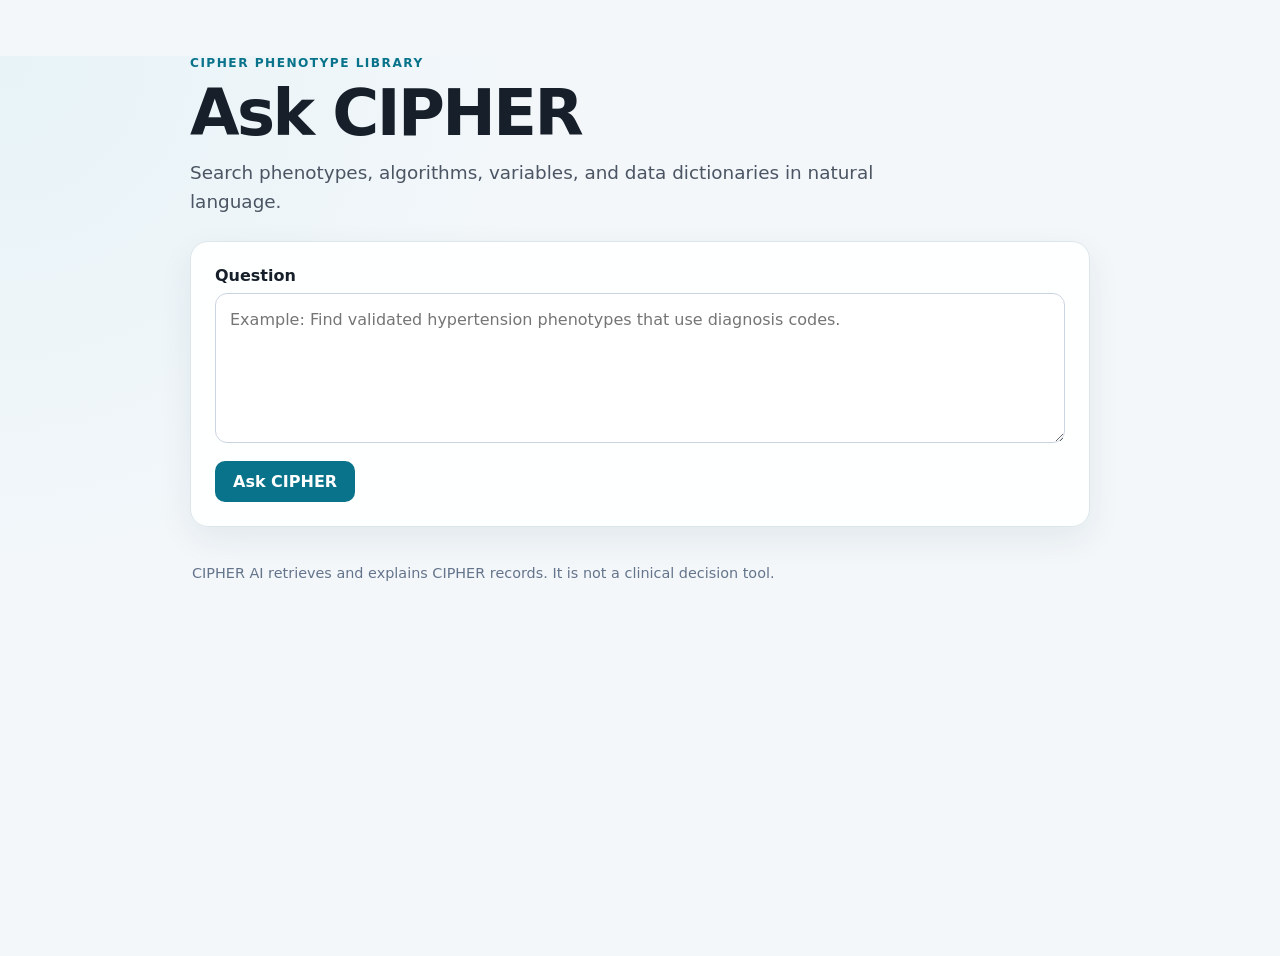
<file: frontend/index.html>
<!doctype html>
<html lang="en">
<head>
  <meta charset="utf-8" />
  <meta name="viewport" content="width=device-width,initial-scale=1" />
  <meta name="description" content="Natural-language search of CIPHER phenotypes and data dictionaries." />
  <title>CIPHER AI</title>
  <style>
:root { font-family: Inter, ui-sans-serif, system-ui, -apple-system, BlinkMacSystemFont, "Segoe UI", sans-serif; color: #17202a; background: #f3f7fa; }
* { box-sizing: border-box; }
body { margin: 0; min-height: 100vh; background: radial-gradient(circle at top left, #e7f3f7 0, transparent 34rem), #f3f7fa; }
.shell { width: min(900px, calc(100% - 32px)); margin: 56px auto; }
header { margin-bottom: 24px; }
.eyebrow, .result-label { text-transform: uppercase; letter-spacing: .12em; font-size: .76rem; font-weight: 800; color: #08738a; }
h1 { font-size: clamp(2.2rem, 6vw, 4rem); margin: 6px 0 8px; letter-spacing: -.04em; }
.lede { font-size: 1.15rem; line-height: 1.6; max-width: 700px; margin: 0; color: #4b5563; }
.card { background: rgba(255,255,255,.96); border: 1px solid #dce6eb; border-radius: 18px; padding: 24px; box-shadow: 0 12px 34px rgba(15,44,55,.07); margin-bottom: 20px; }
label { display: block; font-weight: 700; margin-bottom: 8px; }
textarea { width: 100%; resize: vertical; border: 1px solid #cbd5e1; border-radius: 12px; padding: 14px; font: inherit; line-height: 1.5; }
textarea:focus { outline: 3px solid rgba(59,130,246,.18); border-color: #3b82f6; }
.actions { display: flex; align-items: center; gap: 14px; margin-top: 14px; }
button { appearance: none; border: 0; border-radius: 10px; padding: 11px 18px; font: inherit; font-weight: 750; background: #08738a; color: white; cursor: pointer; transition: transform .15s ease, background .15s ease; }
button:hover:not(:disabled) { background: #075f72; transform: translateY(-1px); }
button:disabled { opacity: .5; cursor: wait; }
#status { color: #526570; display: inline-flex; align-items: center; gap: 8px; }
.spinner { width: 16px; height: 16px; border: 2px solid #b9d7de; border-top-color: #08738a; border-radius: 50%; animation: spin .75s linear infinite; }
@keyframes spin { to { transform: rotate(360deg); } }
.answer-card { border-top: 4px solid #0b819a; padding-top: 21px; }
.answer-heading { display: flex; align-items: flex-start; justify-content: space-between; gap: 20px; margin-bottom: 18px; }
.answer-card h2 { margin: 3px 0 0; font-size: 1.65rem; letter-spacing: -.02em; }
.copy-button { background: #edf7f9; color: #08677b; padding: 8px 12px; font-size: .86rem; white-space: nowrap; }
.copy-button:hover:not(:disabled) { background: #dceff3; }
.answer-content { line-height: 1.7; color: #273640; }
.answer-content p { margin: 0 0 14px; }
.answer-content h3 { font-size: 1.08rem; color: #122f3a; margin: 24px 0 9px; }
.answer-content ul, .answer-content ol { margin: 6px 0 18px; padding-left: 1.35rem; }
.answer-content li { padding-left: .25rem; margin: 6px 0; }
.answer-content code { font: .9em ui-monospace, SFMono-Regular, Consolas, monospace; color: #075f72; background: #edf7f9; border-radius: 5px; padding: 2px 5px; overflow-wrap: anywhere; }
.phenotype-card { margin: 7px 0; border: 1px solid #d8e7eb; border-radius: 10px; overflow: hidden; background: #fff; box-shadow: 0 3px 9px rgba(20,72,84,.045); }
.phenotype-card__header { display: flex; align-items: center; gap: 7px; padding: 6px 11px; color: #fff; background: linear-gradient(115deg, #075f72, #0b879f); }
.phenotype-card__header h3 { color: #fff; font-size: .96rem; line-height: 1.2; margin: 0; }
.record-icon { display: grid; place-items: center; flex: 0 0 22px; width: 22px; height: 22px; border-radius: 50%; font-size: .75rem; font-weight: 850; background: rgba(255,255,255,.18); border: 1px solid rgba(255,255,255,.35); }
.phenotype-card__body { padding: 1px 11px 4px; }
.compact-fields { display: grid; grid-template-columns: minmax(0, 1.65fr) minmax(0, 1fr); column-gap: 22px; }
.compact-fields .result-field { display: block; min-width: 0; padding: 3px 0; }
.compact-fields .field-label { display: block; margin-bottom: 0; font-size: .73rem; line-height: 1.15; }
.compact-fields .field-value { display: block; font-size: .86rem; line-height: 1.18; }
.compact-fields .result-field:first-child .field-value { white-space: nowrap; overflow-x: auto; font-size: .9rem; scrollbar-width: thin; }
.result-field { display: grid; grid-template-columns: minmax(150px, 28%) 1fr; gap: 14px; padding: 11px 0; border-bottom: 1px solid #e7eef1; }
.result-field:last-child { border-bottom: 0; }
.field-label { font-weight: 750; color: #38515d; }
.field-value { min-width: 0; overflow-wrap: anywhere; }
.result-note { margin: 0; padding: 10px 0 10px 20px; border-bottom: 1px solid #e7eef1; position: relative; }
.result-note::before { content: "•"; position: absolute; left: 3px; color: #0b819a; font-weight: 800; }
.results-summary { font-weight: 700; color: #38515d; background: #edf7f9; border-radius: 10px; padding: 12px 14px; }
.phenotype-grid { display: grid; grid-template-columns: repeat(2, minmax(0, 1fr)); gap: 8px; align-items: start; }
.phenotype-grid .phenotype-card { margin: 0; }
.phenotype-grid .compact-fields { column-gap: 10px; }
.phenotype-grid .compact-fields .result-field:first-child .field-value { font-size: .76rem; }
.complete-record { margin: 8px 0 4px; border-top: 1px solid #e7eef1; padding: 12px 0 4px; }
.complete-record pre { max-height: 360px; overflow: auto; white-space: pre-wrap; overflow-wrap: anywhere; font-size: .8rem; background: #f6f9fa; padding: 12px; border-radius: 8px; }
.card-details { margin: 2px 9px 1px 0; border-top: 0; padding: 3px 0; }
.card-details:not([open]) { display: inline-block; vertical-align: middle; }
.card-details[open] { display: block; border-top: 1px solid #dce8ec; padding-top: 7px; }
.card-details > summary { color: #08738a; width: fit-content; font-size: .8rem; }
.card-details__content { margin-top: 10px; padding: 2px 14px 8px; background: #f7fafb; border: 1px solid #e3ecef; border-radius: 10px; }
.card-details__content .complete-record { margin-top: 4px; }
.details-button { display: inline-block; margin: 2px 0 1px; background: #08738a; padding: 5px 9px; font-size: .76rem; vertical-align: middle; }
.details-button--header { margin: 0 0 0 auto; flex: 0 0 auto; color: #075f72; background: #fff; }
.details-button--header:hover:not(:disabled) { color: #fff; background: #123d49; }
.ai-explanation { margin-top: 24px; background: #f8fafb; border: 1px solid #dce6eb; border-radius: 12px; padding: 14px; }
.ai-explanation__body { margin-top: 14px; }
.detail-hero { display: flex; align-items: center; gap: 14px; color: #fff; background: linear-gradient(115deg, #075f72, #0b879f); border-radius: 14px; padding: 18px; margin-bottom: 20px; }
.detail-hero h3 { color: #fff; font-size: 1.35rem; margin: 0; }
.detail-hero p { margin: 3px 0 0; color: rgba(255,255,255,.82); }
.detail-hero__icon { background: rgba(255,255,255,.18); }
.detail-section { background: #fff; border: 1px solid #dce6eb; border-radius: 12px; padding: 17px; margin: 16px 0; }
.detail-section > h3 { color: #075f72; font-size: 1.05rem; margin: 0 0 10px; }
.detail-section > p { margin: 8px 0; }
.code-count { color: #526570; font-size: .9rem; font-weight: 700; }
.code-grid { display: flex; flex-wrap: wrap; gap: 7px; max-height: 320px; overflow-y: auto; padding: 3px 1px; }
.code-grid code { color: #075f72; background: #edf7f9; border: 1px solid #cfe5ea; border-radius: 7px; padding: 5px 8px; }
.publication-list { margin-bottom: 0; }
.publication-list a { color: #08738a; text-decoration-thickness: 1px; text-underline-offset: 2px; }
.complete-detail { background: #fff; border: 1px solid #dce6eb; border-radius: 12px; padding: 14px; }
details { margin-top: 20px; border-top: 1px solid #e5e7eb; padding-top: 14px; }
summary { cursor: pointer; font-weight: 650; }
.tool-list { display: flex; flex-wrap: wrap; gap: 8px; margin-top: 12px; }
.tool-item { max-width: 100%; white-space: pre-wrap; overflow-wrap: anywhere; font: .82rem ui-monospace, SFMono-Regular, Consolas, monospace; color: #38515d; background: #eef4f6; border: 1px solid #dbe7eb; padding: 7px 10px; border-radius: 8px; }
.error-card { border-top-color: #b42318; }
.error-card .result-label { color: #b42318; }
.error-message { color: #7a271a; background: #fff1f0; border: 1px solid #ffd4d1; border-radius: 10px; padding: 14px; }
footer { color: #64748b; font-size: .9rem; padding: 4px 2px; }

@media (max-width: 600px) {
  .shell { margin: 30px auto; }
  .card { padding: 19px; border-radius: 15px; }
  .actions, .answer-heading { align-items: stretch; flex-direction: column; }
  button { width: 100%; }
  .copy-button { width: auto; align-self: flex-start; }
  .details-button--header { width: auto; margin-left: auto; }
  .result-field { grid-template-columns: 1fr; gap: 2px; }
  .compact-fields { grid-template-columns: 1fr; }
  .phenotype-grid { grid-template-columns: 1fr; }
}

@media (prefers-reduced-motion: reduce) {
  *, *::before, *::after { scroll-behavior: auto !important; transition: none !important; }
}
  </style>
</head>
<body>
  <main class="shell">
    <header>
      <div class="eyebrow">CIPHER phenotype library</div>
      <h1>Ask CIPHER</h1>
      <p class="lede">Search phenotypes, algorithms, variables, and data dictionaries in natural language.</p>
    </header>

    <section class="card">
      <label for="question">Question</label>
      <textarea id="question" rows="5" placeholder="Example: Find validated hypertension phenotypes that use diagnosis codes."></textarea>
      <div class="actions">
        <button id="askButton">Ask CIPHER</button>
        <span id="status" aria-live="polite"></span>
      </div>
    </section>

    <section class="card answer-card" id="answerCard" hidden aria-live="polite">
      <div class="answer-heading">
        <div>
          <div class="result-label" id="resultLabel">CIPHER result</div>
          <h2 id="answerTitle">Answer</h2>
        </div>
        <button class="copy-button" id="copyButton" type="button" hidden>Copy answer</button>
      </div>
      <div id="answer" class="answer-content"></div>
      <details id="toolDetails">
        <summary>Queries used</summary>
        <div id="tools" class="tool-list"></div>
      </details>
    </section>

    <footer>
      <p>CIPHER AI retrieves and explains CIPHER records. It is not a clinical decision tool.</p>
    </footer>
  </main>
  <script src="config.js"></script>
  <script>
const button = document.getElementById("askButton");
const questionEl = document.getElementById("question");
const statusEl = document.getElementById("status");
const answerCard = document.getElementById("answerCard");
const answerEl = document.getElementById("answer");
const toolsEl = document.getElementById("tools");
const toolDetails = document.getElementById("toolDetails");
const resultLabel = document.getElementById("resultLabel");
const answerTitle = document.getElementById("answerTitle");
const copyButton = document.getElementById("copyButton");

let currentAnswer = "";

function escapeHtml(value) {
  return String(value)
    .replaceAll("&", "&amp;")
    .replaceAll("<", "&lt;")
    .replaceAll(">", "&gt;")
    .replaceAll('"', "&quot;")
    .replaceAll("'", "&#039;");
}

function renderInline(value) {
  return escapeHtml(value)
    .replace(/\bUQIDs\b/gi, "CIPHER IDs")
    .replace(/\bUQID\b/gi, "CIPHER ID")
    .replace(/\*\*(.+?)\*\*/g, "<strong>$1</strong>")
    .replace(/`(.+?)`/g, "<code>$1</code>");
}

function displayLabel(value) {
  const label = String(value).trim().toUpperCase();
  if (label === "UQID") return "CIPHER ID";
  if (label === "ID") return "Phenotype ID";
  return String(value).trim();
}

function renderAnswer(value) {
  const lines = String(value).replace(/\r\n/g, "\n").split("\n");
  const html = [];
  let listType = null;
  let resultOpen = false;

  function closeList() {
    if (listType) html.push(`</${listType}>`);
    listType = null;
  }

  function closeResult() {
    closeList();
    if (resultOpen) html.push("</div></article>");
    resultOpen = false;
  }

  for (const rawLine of lines) {
    const line = rawLine.trim();
    if (!line) {
      closeList();
      continue;
    }

    const resultHeading = line.match(/^\d+[.)]\s+\*\*(.+?)\*\*$/);
    const resultField = line.match(/^[-*•]\s+\*\*([^*]+):\*\*\s*(.*)$/);
    const heading = line.match(/^#{1,3}\s+(.+)$/);
    const bullet = line.match(/^[-*•]\s+(.+)$/);
    const numbered = line.match(/^\d+[.)]\s+(.+)$/);
    const field = line.match(/^\*\*([^*]+):\*\*\s*(.*)$/) ||
      line.match(/^([A-Za-z][A-Za-z0-9 /_-]{1,35}):\s+(.+)$/);

    if (resultHeading) {
      closeResult();
      html.push(
        `<article class="phenotype-card"><div class="phenotype-card__header">` +
        `<span class="record-icon" aria-hidden="true">C</span>` +
        `<h3>${renderInline(resultHeading[1])}</h3></div><div class="phenotype-card__body">`
      );
      resultOpen = true;
    } else if (resultField && resultOpen) {
      closeList();
      html.push(
        `<div class="result-field"><span class="field-label">${renderInline(displayLabel(resultField[1]))}</span>` +
        `<span class="field-value">${renderInline(resultField[2])}</span></div>`
      );
    } else if (heading) {
      closeList();
      html.push(`<h3>${renderInline(heading[1])}</h3>`);
    } else if (bullet || numbered) {
      const desiredType = bullet ? "ul" : "ol";
      if (listType !== desiredType) {
        closeList();
        html.push(`<${desiredType}>`);
        listType = desiredType;
      }
      html.push(`<li>${renderInline((bullet || numbered)[1])}</li>`);
    } else if (field) {
      closeList();
      html.push(
        `<div class="result-field"><span class="field-label">${renderInline(displayLabel(field[1]))}</span>` +
        `<span class="field-value">${renderInline(field[2])}</span></div>`
      );
    } else {
      closeList();
      html.push(`<p>${renderInline(line)}</p>`);
    }
  }

  closeResult();
  return html.join("");
}

function renderTools(tools) {
  toolsEl.replaceChildren();
  tools.forEach((tool) => {
    const item = document.createElement("div");
    item.className = "tool-item";
    item.textContent = typeof tool === "string" ? tool : JSON.stringify(tool, null, 2);
    toolsEl.appendChild(item);
  });
}

function addStructuredField(container, label, value) {
  const row = document.createElement("div");
  row.className = "result-field";
  const labelEl = document.createElement("span");
  labelEl.className = "field-label";
  labelEl.textContent = label;
  const valueEl = document.createElement("span");
  valueEl.className = "field-value";
  if (value === null || value === undefined || value === "") {
    valueEl.textContent = "Not provided by CIPHER";
  } else if (Array.isArray(value)) {
    valueEl.textContent = value.length ? value.join(", ") : "Not provided by CIPHER";
  } else if (typeof value === "object") {
    valueEl.textContent = JSON.stringify(value);
  } else {
    valueEl.textContent = String(value);
  }
  row.append(labelEl, valueEl);
  container.appendChild(row);
}

function renderStructuredPhenotypes(data) {
  const structured = data.structured;
  answerEl.replaceChildren();

  const summary = document.createElement("p");
  const shown = structured.records.length;
  const total = structured.total_results;
  summary.className = "results-summary";
  summary.textContent = total > shown
    ? `Showing ${shown} of ${total} matching phenotypes.`
    : `${shown} matching phenotype${shown === 1 ? "" : "s"}.`;
  answerEl.appendChild(summary);

  const grid = document.createElement("div");
  grid.className = "phenotype-grid";
  answerEl.appendChild(grid);

  structured.records.forEach((record, index) => {
    const card = document.createElement("article");
    card.className = "phenotype-card";
    const header = document.createElement("div");
    header.className = "phenotype-card__header";
    const icon = document.createElement("span");
    icon.className = "record-icon";
    icon.setAttribute("aria-hidden", "true");
    icon.textContent = "C";
    const title = document.createElement("h3");
    title.textContent = record.name || `Phenotype ${index + 1}`;
    header.append(icon, title);

    const body = document.createElement("div");
    body.className = "phenotype-card__body";
    const compactFields = document.createElement("div");
    compactFields.className = "compact-fields";
    addStructuredField(compactFields, "CIPHER ID", record.cipher_id);
    addStructuredField(compactFields, "Phenotype ID", record.phenotype_id);
    addStructuredField(compactFields, "Author", record.group_authors);
    addStructuredField(compactFields, "Algorithm Component", record.algorithm_method);
    body.appendChild(compactFields);

    const cardDetails = document.createElement("details");
    cardDetails.className = "card-details";
    const cardDetailsTitle = document.createElement("summary");
    cardDetailsTitle.textContent = "View details";
    const cardDetailsContent = document.createElement("div");
    cardDetailsContent.className = "card-details__content";
    addStructuredField(cardDetailsContent, "Status", record.status);
    addStructuredField(cardDetailsContent, "Validated", record.validated);
    addStructuredField(cardDetailsContent, "Algorithm Summary", record.algorithm_summary);
    addStructuredField(cardDetailsContent, "Population", record.population);
    addStructuredField(cardDetailsContent, "Category", record.category);
    addStructuredField(cardDetailsContent, "Data Classification", record.data_classification);
    addStructuredField(cardDetailsContent, "Keywords", record.keywords);
    addStructuredField(cardDetailsContent, "Phenotype Role", record.phenotype_role);
    addStructuredField(cardDetailsContent, "Related Disease", record.related_disease);
    addStructuredField(cardDetailsContent, "Data Sources", record.data_sources);
    addStructuredField(cardDetailsContent, "Role in Analysis", record.role_in_analysis);
    addStructuredField(cardDetailsContent, "Contacts", record.contacts);
    addStructuredField(cardDetailsContent, "Algorithm Created", record.algorithm_created);
    addStructuredField(cardDetailsContent, "Created", record.created);
    addStructuredField(cardDetailsContent, "Last Modified", record.last_modified);

    const complete = document.createElement("details");
    complete.className = "complete-record";
    const completeTitle = document.createElement("summary");
    completeTitle.textContent = "View complete raw CIPHER record";
    const raw = document.createElement("pre");
    raw.textContent = JSON.stringify(record.source_record, null, 2);
    complete.append(completeTitle, raw);
    cardDetailsContent.appendChild(complete);
    cardDetails.append(cardDetailsTitle, cardDetailsContent);
    body.appendChild(cardDetails);

    const identifier = record.phenotype_id ?? record.cipher_id;
    if (identifier !== null && identifier !== undefined && identifier !== "") {
      const detailButton = document.createElement("button");
      detailButton.type = "button";
      detailButton.className = "details-button";
      detailButton.textContent = "Open complete phenotype";
      detailButton.setAttribute(
        "aria-label",
        `View details for ${record.name || `phenotype ${identifier}`}`
      );
      detailButton.addEventListener("click", () => {
        questionEl.value = `Get phenotype ${identifier}`;
        askCipher();
      });
      body.appendChild(detailButton);
    }

    card.append(header, body);
    grid.appendChild(card);
  });

  const explanation = document.createElement("details");
  explanation.className = "ai-explanation";
  const explanationTitle = document.createElement("summary");
  explanationTitle.textContent = "View AI explanation";
  const explanationBody = document.createElement("div");
  explanationBody.className = "ai-explanation__body";
  explanationBody.innerHTML = renderAnswer(data.answer || "");
  explanation.append(explanationTitle, explanationBody);
  answerEl.appendChild(explanation);
}

function createDetailSection(title) {
  const section = document.createElement("section");
  section.className = "detail-section";
  const heading = document.createElement("h3");
  heading.textContent = title;
  section.appendChild(heading);
  return section;
}

function renderStructuredPhenotypeDetail(data) {
  const record = data.structured.record;
  const algorithm = record.algorithm || {};
  answerEl.replaceChildren();

  const hero = document.createElement("div");
  hero.className = "detail-hero";
  const icon = document.createElement("span");
  icon.className = "record-icon detail-hero__icon";
  icon.setAttribute("aria-hidden", "true");
  icon.textContent = "C";
  const heroText = document.createElement("div");
  const title = document.createElement("h3");
  title.textContent = record.name || "Phenotype details";
  const subtitle = document.createElement("p");
  subtitle.textContent = `Phenotype ID ${record.phenotype_id ?? "not provided"}`;
  heroText.append(title, subtitle);
  hero.append(icon, heroText);
  answerEl.appendChild(hero);

  const overview = createDetailSection("Overview");
  addStructuredField(overview, "Phenotype ID", record.phenotype_id);
  addStructuredField(overview, "CIPHER ID", record.cipher_id);
  addStructuredField(overview, "Version", record.version);
  addStructuredField(overview, "Revision", record.revision);
  addStructuredField(overview, "Category", record.category);
  addStructuredField(overview, "Created", record.created);
  addStructuredField(overview, "Last Modified", record.last_modified);
  answerEl.appendChild(overview);

  if (record.description) {
    const description = createDetailSection("Description");
    const text = document.createElement("p");
    text.textContent = record.description;
    description.appendChild(text);
    answerEl.appendChild(description);
  }

  const algorithmSection = createDetailSection("Algorithm");
  addStructuredField(algorithmSection, "Algorithm ID", algorithm.algorithm_id);
  addStructuredField(algorithmSection, "Description", algorithm.description);
  addStructuredField(algorithmSection, "Population", algorithm.population);
  addStructuredField(algorithmSection, "Validated", algorithm.validated);
  addStructuredField(algorithmSection, "Validation Description", algorithm.validation_description);
  addStructuredField(algorithmSection, "Algorithm Created", algorithm.created);
  addStructuredField(algorithmSection, "Data Used Start", algorithm.data_used_start);
  addStructuredField(algorithmSection, "Data Used End", algorithm.data_used_end);
  answerEl.appendChild(algorithmSection);

  (algorithm.associated_codes || []).forEach((group, index) => {
    const codeSection = createDetailSection(
      `Associated Codes${algorithm.associated_codes.length > 1 ? ` ${index + 1}` : ""}`
    );
    addStructuredField(codeSection, "CIPHER Code Type ID", group.code_type);
    addStructuredField(codeSection, "Subtype", group.sub_code_type);
    addStructuredField(codeSection, "Description", group.description);
    const count = document.createElement("p");
    count.className = "code-count";
    count.textContent = `${group.codes.length} code${group.codes.length === 1 ? "" : "s"}`;
    const codes = document.createElement("div");
    codes.className = "code-grid";
    group.codes.forEach((code) => {
      const chip = document.createElement("code");
      chip.textContent = code;
      codes.appendChild(chip);
    });
    codeSection.append(count, codes);
    answerEl.appendChild(codeSection);
  });

  const people = createDetailSection("Authors and Contacts");
  addStructuredField(
    people,
    "Authors",
    (algorithm.authors || []).map(author =>
      author.affiliation ? `${author.name} (${author.affiliation})` : author.name
    ).filter(Boolean)
  );
  addStructuredField(
    people,
    "Contacts",
    (algorithm.contacts || []).map(contact => {
      const emails = (contact.emails || []).join(", ");
      return emails ? `${contact.name}: ${emails}` : contact.name;
    }).filter(Boolean)
  );
  answerEl.appendChild(people);

  const metadata = createDetailSection("Sources and Classification");
  addStructuredField(metadata, "Sources", record.sources);
  addStructuredField(metadata, "Keywords", record.keywords);
  addStructuredField(
    metadata,
    "Data Classification IDs",
    (record.data_classifications || []).map(item => item.phenotypeClassId)
  );
  addStructuredField(
    metadata,
    "Role in Analysis IDs",
    (record.roles_in_analysis || []).map(item => item.phenotypeRoleId)
  );
  answerEl.appendChild(metadata);

  if ((record.publications || []).length) {
    const publications = createDetailSection("Publications");
    const list = document.createElement("ul");
    list.className = "publication-list";
    record.publications.forEach((publication) => {
      const item = document.createElement("li");
      if (/^https?:\/\//i.test(publication.link || "")) {
        const link = document.createElement("a");
        link.href = publication.link;
        link.target = "_blank";
        link.rel = "noopener noreferrer";
        link.textContent = publication.title || publication.link;
        item.appendChild(link);
      } else {
        item.textContent = publication.title || "Untitled publication";
      }
      list.appendChild(item);
    });
    publications.appendChild(list);
    answerEl.appendChild(publications);
  }

  const complete = document.createElement("details");
  complete.className = "complete-record complete-detail";
  const completeTitle = document.createElement("summary");
  completeTitle.textContent = "View complete raw CIPHER record";
  const raw = document.createElement("pre");
  raw.textContent = JSON.stringify(record.source_record, null, 2);
  complete.append(completeTitle, raw);
  answerEl.appendChild(complete);

  const explanation = document.createElement("details");
  explanation.className = "ai-explanation";
  const explanationTitle = document.createElement("summary");
  explanationTitle.textContent = "View AI explanation";
  const explanationBody = document.createElement("div");
  explanationBody.className = "ai-explanation__body";
  explanationBody.innerHTML = renderAnswer(data.answer || "");
  explanation.append(explanationTitle, explanationBody);
  answerEl.appendChild(explanation);
}

function showError(message) {
  currentAnswer = "";
  answerCard.classList.add("error-card");
  resultLabel.textContent = "Request unsuccessful";
  answerTitle.textContent = "We couldn't retrieve an answer";
  answerEl.innerHTML = `<div class="error-message">${escapeHtml(message)}</div>`;
  toolsEl.replaceChildren();
  toolDetails.hidden = true;
  copyButton.hidden = true;
  answerCard.hidden = false;
}

async function askCipher() {
  const question = questionEl.value.trim();
  if (!question) return;

  button.disabled = true;
  button.classList.add("is-loading");
  button.textContent = "Searching…";
  statusEl.innerHTML = '<span class="spinner" aria-hidden="true"></span> Searching CIPHER records';
  answerCard.hidden = true;
  answerCard.classList.remove("error-card");

  try {
    const response = await fetch(`${window.CIPHER_AI_API_BASE}/api/ask`, {
      method: "POST",
      headers: { "Content-Type": "application/json" },
      body: JSON.stringify({ question }),
    });

    let data = {};
    try { data = await response.json(); } catch (_) {}
    if (!response.ok) {
      throw new Error(data.detail || `Request failed (${response.status})`);
    }

    currentAnswer = data.answer || "No answer returned.";
    resultLabel.textContent = "CIPHER result";
    answerTitle.textContent = "Answer";
    if (data.structured?.type === "phenotype_search") {
      renderStructuredPhenotypes(data);
    } else if (data.structured?.type === "phenotype_detail") {
      renderStructuredPhenotypeDetail(data);
    } else {
      answerEl.innerHTML = renderAnswer(currentAnswer);
    }
    const toolsUsed = data.tools_used || (data.action ? [data.action] : []);
    renderTools(toolsUsed);
    toolDetails.hidden = !toolsUsed.length;
    copyButton.hidden = !currentAnswer;
    answerCard.hidden = false;
    statusEl.textContent = "";
  } catch (error) {
    showError(error.message);
    statusEl.textContent = "";
  } finally {
    button.disabled = false;
    button.classList.remove("is-loading");
    button.textContent = "Ask CIPHER";
  }
}

copyButton.addEventListener("click", async () => {
  try {
    await navigator.clipboard.writeText(currentAnswer);
    copyButton.textContent = "Copied!";
    setTimeout(() => { copyButton.textContent = "Copy answer"; }, 1600);
  } catch (_) {
    copyButton.textContent = "Unable to copy";
  }
});

button.addEventListener("click", askCipher);
questionEl.addEventListener("keydown", (event) => {
  if ((event.ctrlKey || event.metaKey) && event.key === "Enter") askCipher();
});
  </script>
<!-- Cloudflare Web Analytics --><script type='module' src='https://static.cloudflareinsights.com/beacon.min.js' data-cf-beacon='{"token": "72375709b6234bf49af35603878289f1"}'></script><!-- End Cloudflare Web Analytics -->
</body>
</html>
</file>
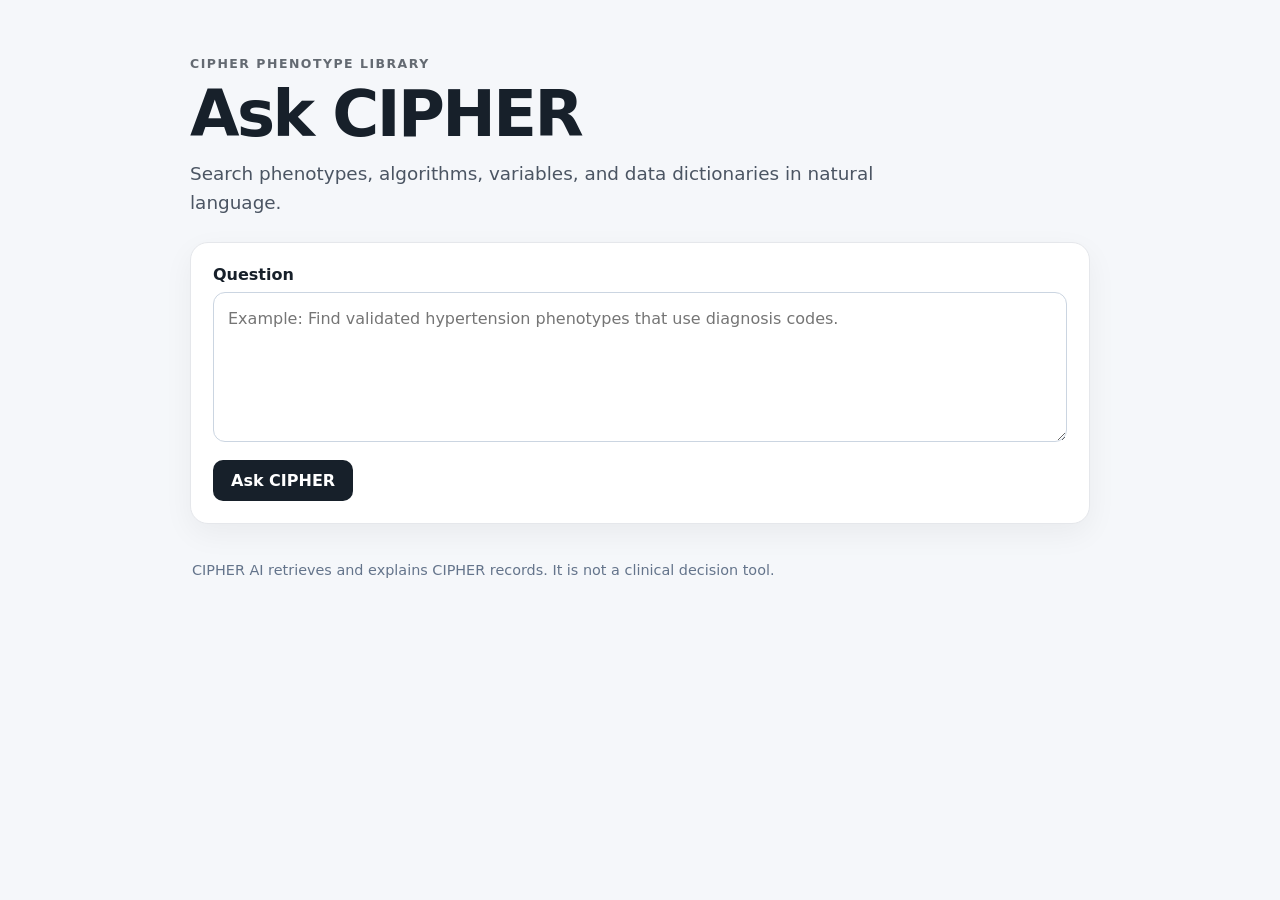
<file: frontend/backup/index.html>
<!doctype html>
<html lang="en">
<head>
  <meta charset="utf-8" />
  <meta name="viewport" content="width=device-width,initial-scale=1" />
  <meta name="description" content="Natural-language search of CIPHER phenotypes and data dictionaries." />
  <title>CIPHER AI</title>
  <link rel="stylesheet" href="styles.css" />
</head>
<body>
  <main class="shell">
    <header>
      <div class="eyebrow">CIPHER phenotype library</div>
      <h1>Ask CIPHER</h1>
      <p class="lede">Search phenotypes, algorithms, variables, and data dictionaries in natural language.</p>
    </header>

    <section class="card">
      <label for="question">Question</label>
      <textarea id="question" rows="5" placeholder="Example: Find validated hypertension phenotypes that use diagnosis codes."></textarea>
      <div class="actions">
        <button id="askButton">Ask CIPHER</button>
        <span id="status" aria-live="polite"></span>
      </div>
    </section>

    <section class="card answer-card" id="answerCard" hidden>
      <h2>Answer</h2>
      <div id="answer"></div>
      <details id="toolDetails">
        <summary>Queries used</summary>
        <pre id="tools"></pre>
      </details>
    </section>

    <footer>
      <p>CIPHER AI retrieves and explains CIPHER records. It is not a clinical decision tool.</p>
    </footer>
  </main>


  <script>
    window.CIPHER_AI_API_BASE = "https://cipher-ai-8oq7.onrender.com";
  </script>

  <script src="app.js?v=3"></script>
<!-- Cloudflare Web Analytics --><script type='module' src='https://static.cloudflareinsights.com/beacon.min.js' data-cf-beacon='{"token": "72375709b6234bf49af35603878289f1"}'></script><!-- End Cloudflare Web Analytics -->
</body>
</html>
</body>
</html>
</file>
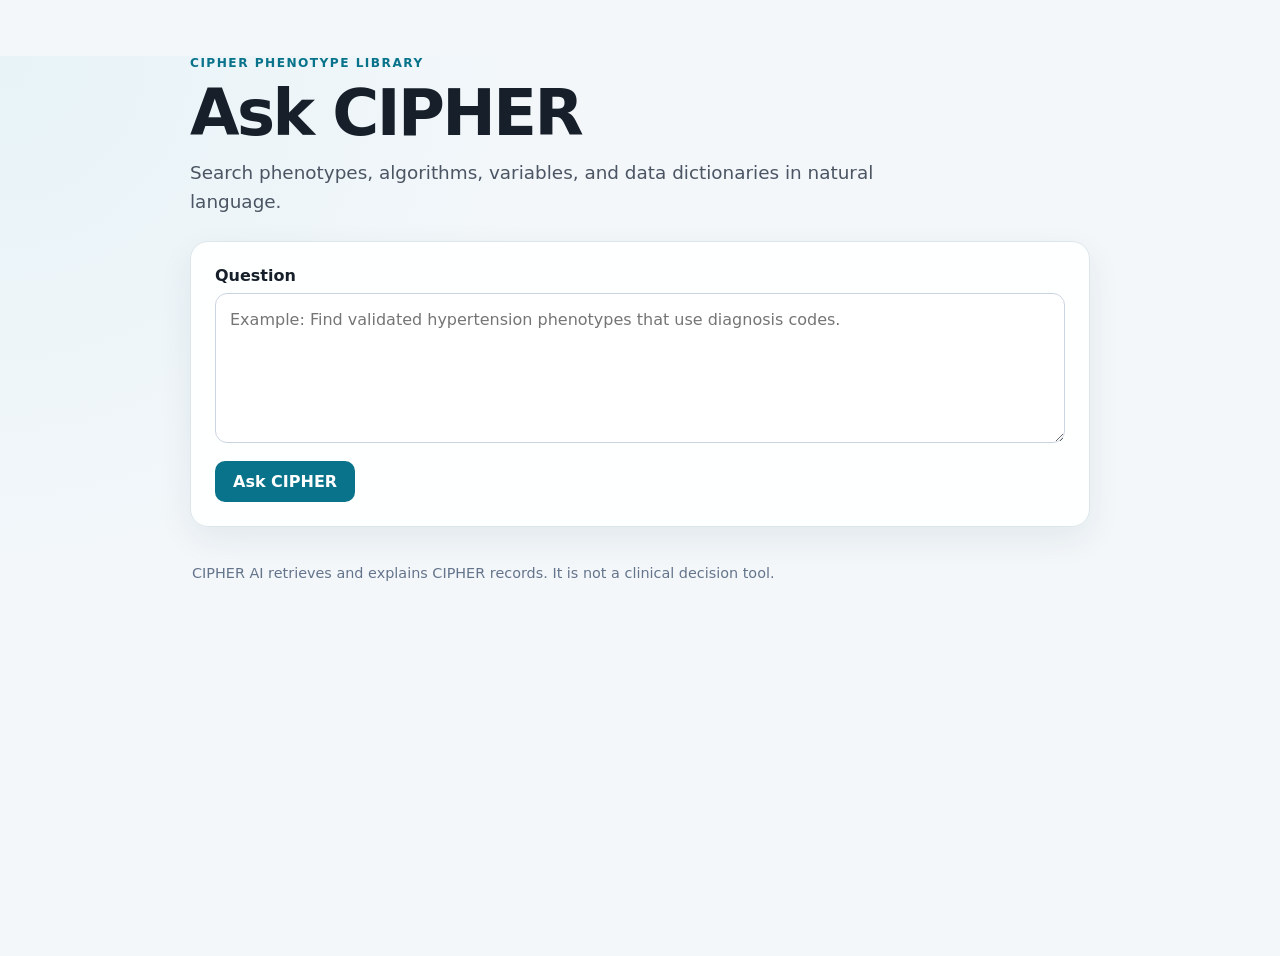
<file: frontend/index.bk1.html>
<!doctype html>
<html lang="en">
<head>
  <meta charset="utf-8" />
  <meta name="viewport" content="width=device-width,initial-scale=1" />
  <meta name="description" content="Natural-language search of CIPHER phenotypes and data dictionaries." />
  <title>CIPHER AI</title>
  <style>
:root { font-family: Inter, ui-sans-serif, system-ui, -apple-system, BlinkMacSystemFont, "Segoe UI", sans-serif; color: #17202a; background: #f3f7fa; }
* { box-sizing: border-box; }
body { margin: 0; min-height: 100vh; background: radial-gradient(circle at top left, #e7f3f7 0, transparent 34rem), #f3f7fa; }
.shell { width: min(900px, calc(100% - 32px)); margin: 56px auto; }
header { margin-bottom: 24px; }
.eyebrow, .result-label { text-transform: uppercase; letter-spacing: .12em; font-size: .76rem; font-weight: 800; color: #08738a; }
h1 { font-size: clamp(2.2rem, 6vw, 4rem); margin: 6px 0 8px; letter-spacing: -.04em; }
.lede { font-size: 1.15rem; line-height: 1.6; max-width: 700px; margin: 0; color: #4b5563; }
.card { background: rgba(255,255,255,.96); border: 1px solid #dce6eb; border-radius: 18px; padding: 24px; box-shadow: 0 12px 34px rgba(15,44,55,.07); margin-bottom: 20px; }
label { display: block; font-weight: 700; margin-bottom: 8px; }
textarea { width: 100%; resize: vertical; border: 1px solid #cbd5e1; border-radius: 12px; padding: 14px; font: inherit; line-height: 1.5; }
textarea:focus { outline: 3px solid rgba(59,130,246,.18); border-color: #3b82f6; }
.actions { display: flex; align-items: center; gap: 14px; margin-top: 14px; }
button { appearance: none; border: 0; border-radius: 10px; padding: 11px 18px; font: inherit; font-weight: 750; background: #08738a; color: white; cursor: pointer; transition: transform .15s ease, background .15s ease; }
button:hover:not(:disabled) { background: #075f72; transform: translateY(-1px); }
button:disabled { opacity: .5; cursor: wait; }
#status { color: #526570; display: inline-flex; align-items: center; gap: 8px; }
.spinner { width: 16px; height: 16px; border: 2px solid #b9d7de; border-top-color: #08738a; border-radius: 50%; animation: spin .75s linear infinite; }
@keyframes spin { to { transform: rotate(360deg); } }
.answer-card { border-top: 4px solid #0b819a; padding-top: 21px; }
.answer-heading { display: flex; align-items: flex-start; justify-content: space-between; gap: 20px; margin-bottom: 18px; }
.answer-card h2 { margin: 3px 0 0; font-size: 1.65rem; letter-spacing: -.02em; }
.copy-button { background: #edf7f9; color: #08677b; padding: 8px 12px; font-size: .86rem; white-space: nowrap; }
.copy-button:hover:not(:disabled) { background: #dceff3; }
.answer-content { line-height: 1.7; color: #273640; }
.answer-content p { margin: 0 0 14px; }
.answer-content h3 { font-size: 1.08rem; color: #122f3a; margin: 24px 0 9px; }
.answer-content ul, .answer-content ol { margin: 6px 0 18px; padding-left: 1.35rem; }
.answer-content li { padding-left: .25rem; margin: 6px 0; }
.answer-content code { font: .9em ui-monospace, SFMono-Regular, Consolas, monospace; color: #075f72; background: #edf7f9; border-radius: 5px; padding: 2px 5px; overflow-wrap: anywhere; }
.phenotype-card { margin: 22px 0; border: 1px solid #d8e7eb; border-radius: 14px; overflow: hidden; background: #fff; box-shadow: 0 6px 18px rgba(20,72,84,.06); }
.phenotype-card__header { display: flex; align-items: center; gap: 12px; padding: 15px 18px; color: #fff; background: linear-gradient(115deg, #075f72, #0b879f); }
.phenotype-card__header h3 { color: #fff; font-size: 1.14rem; margin: 0; }
.record-icon { display: grid; place-items: center; flex: 0 0 30px; width: 30px; height: 30px; border-radius: 50%; font-weight: 850; background: rgba(255,255,255,.18); border: 1px solid rgba(255,255,255,.35); }
.phenotype-card__body { padding: 4px 18px 8px; }
.result-field { display: grid; grid-template-columns: minmax(150px, 28%) 1fr; gap: 14px; padding: 11px 0; border-bottom: 1px solid #e7eef1; }
.result-field:last-child { border-bottom: 0; }
.field-label { font-weight: 750; color: #38515d; }
.field-value { min-width: 0; overflow-wrap: anywhere; }
.result-note { margin: 0; padding: 10px 0 10px 20px; border-bottom: 1px solid #e7eef1; position: relative; }
.result-note::before { content: "•"; position: absolute; left: 3px; color: #0b819a; font-weight: 800; }
.results-summary { font-weight: 700; color: #38515d; background: #edf7f9; border-radius: 10px; padding: 12px 14px; }
.complete-record { margin: 8px 0 4px; border-top: 1px solid #e7eef1; padding: 12px 0 4px; }
.complete-record pre { max-height: 360px; overflow: auto; white-space: pre-wrap; overflow-wrap: anywhere; font-size: .8rem; background: #f6f9fa; padding: 12px; border-radius: 8px; }
.card-details { margin: 8px 0 4px; border-top: 1px solid #dce8ec; padding: 13px 0 4px; }
.card-details > summary { color: #08738a; width: fit-content; }
.card-details__content { margin-top: 10px; padding: 2px 14px 8px; background: #f7fafb; border: 1px solid #e3ecef; border-radius: 10px; }
.card-details__content .complete-record { margin-top: 4px; }
.details-button { margin: 12px 0 8px; background: #08738a; padding: 9px 14px; font-size: .9rem; }
.details-button--header { margin: 0 0 0 auto; flex: 0 0 auto; color: #075f72; background: #fff; }
.details-button--header:hover:not(:disabled) { color: #fff; background: #123d49; }
.ai-explanation { margin-top: 24px; background: #f8fafb; border: 1px solid #dce6eb; border-radius: 12px; padding: 14px; }
.ai-explanation__body { margin-top: 14px; }
.detail-hero { display: flex; align-items: center; gap: 14px; color: #fff; background: linear-gradient(115deg, #075f72, #0b879f); border-radius: 14px; padding: 18px; margin-bottom: 20px; }
.detail-hero h3 { color: #fff; font-size: 1.35rem; margin: 0; }
.detail-hero p { margin: 3px 0 0; color: rgba(255,255,255,.82); }
.detail-hero__icon { background: rgba(255,255,255,.18); }
.detail-section { background: #fff; border: 1px solid #dce6eb; border-radius: 12px; padding: 17px; margin: 16px 0; }
.detail-section > h3 { color: #075f72; font-size: 1.05rem; margin: 0 0 10px; }
.detail-section > p { margin: 8px 0; }
.code-count { color: #526570; font-size: .9rem; font-weight: 700; }
.code-grid { display: flex; flex-wrap: wrap; gap: 7px; max-height: 320px; overflow-y: auto; padding: 3px 1px; }
.code-grid code { color: #075f72; background: #edf7f9; border: 1px solid #cfe5ea; border-radius: 7px; padding: 5px 8px; }
.publication-list { margin-bottom: 0; }
.publication-list a { color: #08738a; text-decoration-thickness: 1px; text-underline-offset: 2px; }
.complete-detail { background: #fff; border: 1px solid #dce6eb; border-radius: 12px; padding: 14px; }
details { margin-top: 20px; border-top: 1px solid #e5e7eb; padding-top: 14px; }
summary { cursor: pointer; font-weight: 650; }
.tool-list { display: flex; flex-wrap: wrap; gap: 8px; margin-top: 12px; }
.tool-item { max-width: 100%; white-space: pre-wrap; overflow-wrap: anywhere; font: .82rem ui-monospace, SFMono-Regular, Consolas, monospace; color: #38515d; background: #eef4f6; border: 1px solid #dbe7eb; padding: 7px 10px; border-radius: 8px; }
.error-card { border-top-color: #b42318; }
.error-card .result-label { color: #b42318; }
.error-message { color: #7a271a; background: #fff1f0; border: 1px solid #ffd4d1; border-radius: 10px; padding: 14px; }
footer { color: #64748b; font-size: .9rem; padding: 4px 2px; }

@media (max-width: 600px) {
  .shell { margin: 30px auto; }
  .card { padding: 19px; border-radius: 15px; }
  .actions, .answer-heading { align-items: stretch; flex-direction: column; }
  button { width: 100%; }
  .copy-button { width: auto; align-self: flex-start; }
  .details-button--header { width: auto; margin-left: auto; }
  .result-field { grid-template-columns: 1fr; gap: 2px; }
}

@media (prefers-reduced-motion: reduce) {
  *, *::before, *::after { scroll-behavior: auto !important; transition: none !important; }
}
  </style>
</head>
<body>
  <main class="shell">
    <header>
      <div class="eyebrow">CIPHER phenotype library</div>
      <h1>Ask CIPHER</h1>
      <p class="lede">Search phenotypes, algorithms, variables, and data dictionaries in natural language.</p>
    </header>

    <section class="card">
      <label for="question">Question</label>
      <textarea id="question" rows="5" placeholder="Example: Find validated hypertension phenotypes that use diagnosis codes."></textarea>
      <div class="actions">
        <button id="askButton">Ask CIPHER</button>
        <span id="status" aria-live="polite"></span>
      </div>
    </section>

    <section class="card answer-card" id="answerCard" hidden aria-live="polite">
      <div class="answer-heading">
        <div>
          <div class="result-label" id="resultLabel">CIPHER result</div>
          <h2 id="answerTitle">Answer</h2>
        </div>
        <button class="copy-button" id="copyButton" type="button" hidden>Copy answer</button>
      </div>
      <div id="answer" class="answer-content"></div>
      <details id="toolDetails">
        <summary>Queries used</summary>
        <div id="tools" class="tool-list"></div>
      </details>
    </section>

    <footer>
      <p>CIPHER AI retrieves and explains CIPHER records. It is not a clinical decision tool.</p>
    </footer>
  </main>
  <script src="config.js"></script>
  <script>
const button = document.getElementById("askButton");
const questionEl = document.getElementById("question");
const statusEl = document.getElementById("status");
const answerCard = document.getElementById("answerCard");
const answerEl = document.getElementById("answer");
const toolsEl = document.getElementById("tools");
const toolDetails = document.getElementById("toolDetails");
const resultLabel = document.getElementById("resultLabel");
const answerTitle = document.getElementById("answerTitle");
const copyButton = document.getElementById("copyButton");

let currentAnswer = "";

function escapeHtml(value) {
  return String(value)
    .replaceAll("&", "&amp;")
    .replaceAll("<", "&lt;")
    .replaceAll(">", "&gt;")
    .replaceAll('"', "&quot;")
    .replaceAll("'", "&#039;");
}

function renderInline(value) {
  return escapeHtml(value)
    .replace(/\bUQIDs\b/gi, "CIPHER IDs")
    .replace(/\bUQID\b/gi, "CIPHER ID")
    .replace(/\*\*(.+?)\*\*/g, "<strong>$1</strong>")
    .replace(/`(.+?)`/g, "<code>$1</code>");
}

function displayLabel(value) {
  const label = String(value).trim().toUpperCase();
  if (label === "UQID") return "CIPHER ID";
  if (label === "ID") return "Phenotype ID";
  return String(value).trim();
}

function renderAnswer(value) {
  const lines = String(value).replace(/\r\n/g, "\n").split("\n");
  const html = [];
  let listType = null;
  let resultOpen = false;

  function closeList() {
    if (listType) html.push(`</${listType}>`);
    listType = null;
  }

  function closeResult() {
    closeList();
    if (resultOpen) html.push("</div></article>");
    resultOpen = false;
  }

  for (const rawLine of lines) {
    const line = rawLine.trim();
    if (!line) {
      closeList();
      continue;
    }

    const resultHeading = line.match(/^\d+[.)]\s+\*\*(.+?)\*\*$/);
    const resultField = line.match(/^[-*•]\s+\*\*([^*]+):\*\*\s*(.*)$/);
    const heading = line.match(/^#{1,3}\s+(.+)$/);
    const bullet = line.match(/^[-*•]\s+(.+)$/);
    const numbered = line.match(/^\d+[.)]\s+(.+)$/);
    const field = line.match(/^\*\*([^*]+):\*\*\s*(.*)$/) ||
      line.match(/^([A-Za-z][A-Za-z0-9 /_-]{1,35}):\s+(.+)$/);

    if (resultHeading) {
      closeResult();
      html.push(
        `<article class="phenotype-card"><div class="phenotype-card__header">` +
        `<span class="record-icon" aria-hidden="true">C</span>` +
        `<h3>${renderInline(resultHeading[1])}</h3></div><div class="phenotype-card__body">`
      );
      resultOpen = true;
    } else if (resultField && resultOpen) {
      closeList();
      html.push(
        `<div class="result-field"><span class="field-label">${renderInline(displayLabel(resultField[1]))}</span>` +
        `<span class="field-value">${renderInline(resultField[2])}</span></div>`
      );
    } else if (heading) {
      closeList();
      html.push(`<h3>${renderInline(heading[1])}</h3>`);
    } else if (bullet || numbered) {
      const desiredType = bullet ? "ul" : "ol";
      if (listType !== desiredType) {
        closeList();
        html.push(`<${desiredType}>`);
        listType = desiredType;
      }
      html.push(`<li>${renderInline((bullet || numbered)[1])}</li>`);
    } else if (field) {
      closeList();
      html.push(
        `<div class="result-field"><span class="field-label">${renderInline(displayLabel(field[1]))}</span>` +
        `<span class="field-value">${renderInline(field[2])}</span></div>`
      );
    } else {
      closeList();
      html.push(`<p>${renderInline(line)}</p>`);
    }
  }

  closeResult();
  return html.join("");
}

function renderTools(tools) {
  toolsEl.replaceChildren();
  tools.forEach((tool) => {
    const item = document.createElement("div");
    item.className = "tool-item";
    item.textContent = typeof tool === "string" ? tool : JSON.stringify(tool, null, 2);
    toolsEl.appendChild(item);
  });
}

function addStructuredField(container, label, value) {
  const row = document.createElement("div");
  row.className = "result-field";
  const labelEl = document.createElement("span");
  labelEl.className = "field-label";
  labelEl.textContent = label;
  const valueEl = document.createElement("span");
  valueEl.className = "field-value";
  if (value === null || value === undefined || value === "") {
    valueEl.textContent = "Not provided by CIPHER";
  } else if (Array.isArray(value)) {
    valueEl.textContent = value.length ? value.join(", ") : "Not provided by CIPHER";
  } else if (typeof value === "object") {
    valueEl.textContent = JSON.stringify(value);
  } else {
    valueEl.textContent = String(value);
  }
  row.append(labelEl, valueEl);
  container.appendChild(row);
}

function renderStructuredPhenotypes(data) {
  const structured = data.structured;
  answerEl.replaceChildren();

  const summary = document.createElement("p");
  const shown = structured.records.length;
  const total = structured.total_results;
  summary.className = "results-summary";
  summary.textContent = total > shown
    ? `Showing ${shown} of ${total} matching phenotypes.`
    : `${shown} matching phenotype${shown === 1 ? "" : "s"}.`;
  answerEl.appendChild(summary);

  structured.records.forEach((record, index) => {
    const card = document.createElement("article");
    card.className = "phenotype-card";
    const header = document.createElement("div");
    header.className = "phenotype-card__header";
    const icon = document.createElement("span");
    icon.className = "record-icon";
    icon.setAttribute("aria-hidden", "true");
    icon.textContent = "C";
    const title = document.createElement("h3");
    title.textContent = record.name || `Phenotype ${index + 1}`;
    header.append(icon, title);

    const body = document.createElement("div");
    body.className = "phenotype-card__body";
    addStructuredField(body, "CIPHER ID", record.cipher_id);
    addStructuredField(body, "Phenotype ID", record.phenotype_id);
    addStructuredField(body, "Author", record.group_authors);
    addStructuredField(body, "Algorithm Component", record.algorithm_method);

    const cardDetails = document.createElement("details");
    cardDetails.className = "card-details";
    const cardDetailsTitle = document.createElement("summary");
    cardDetailsTitle.textContent = "View details";
    const cardDetailsContent = document.createElement("div");
    cardDetailsContent.className = "card-details__content";
    addStructuredField(cardDetailsContent, "Status", record.status);
    addStructuredField(cardDetailsContent, "Validated", record.validated);
    addStructuredField(cardDetailsContent, "Algorithm Summary", record.algorithm_summary);
    addStructuredField(cardDetailsContent, "Population", record.population);
    addStructuredField(cardDetailsContent, "Category", record.category);
    addStructuredField(cardDetailsContent, "Data Classification", record.data_classification);
    addStructuredField(cardDetailsContent, "Keywords", record.keywords);
    addStructuredField(cardDetailsContent, "Phenotype Role", record.phenotype_role);
    addStructuredField(cardDetailsContent, "Related Disease", record.related_disease);
    addStructuredField(cardDetailsContent, "Data Sources", record.data_sources);
    addStructuredField(cardDetailsContent, "Role in Analysis", record.role_in_analysis);
    addStructuredField(cardDetailsContent, "Contacts", record.contacts);
    addStructuredField(cardDetailsContent, "Algorithm Created", record.algorithm_created);
    addStructuredField(cardDetailsContent, "Created", record.created);
    addStructuredField(cardDetailsContent, "Last Modified", record.last_modified);

    const complete = document.createElement("details");
    complete.className = "complete-record";
    const completeTitle = document.createElement("summary");
    completeTitle.textContent = "View complete raw CIPHER record";
    const raw = document.createElement("pre");
    raw.textContent = JSON.stringify(record.source_record, null, 2);
    complete.append(completeTitle, raw);
    cardDetailsContent.appendChild(complete);
    cardDetails.append(cardDetailsTitle, cardDetailsContent);
    body.appendChild(cardDetails);

    const identifier = record.phenotype_id ?? record.cipher_id;
    if (identifier !== null && identifier !== undefined && identifier !== "") {
      const detailButton = document.createElement("button");
      detailButton.type = "button";
      detailButton.className = "details-button";
      detailButton.textContent = "Open complete phenotype";
      detailButton.setAttribute(
        "aria-label",
        `View details for ${record.name || `phenotype ${identifier}`}`
      );
      detailButton.addEventListener("click", () => {
        questionEl.value = `Get phenotype ${identifier}`;
        askCipher();
      });
      body.appendChild(detailButton);
    }

    card.append(header, body);
    answerEl.appendChild(card);
  });

  const explanation = document.createElement("details");
  explanation.className = "ai-explanation";
  const explanationTitle = document.createElement("summary");
  explanationTitle.textContent = "View AI explanation";
  const explanationBody = document.createElement("div");
  explanationBody.className = "ai-explanation__body";
  explanationBody.innerHTML = renderAnswer(data.answer || "");
  explanation.append(explanationTitle, explanationBody);
  answerEl.appendChild(explanation);
}

function createDetailSection(title) {
  const section = document.createElement("section");
  section.className = "detail-section";
  const heading = document.createElement("h3");
  heading.textContent = title;
  section.appendChild(heading);
  return section;
}

function renderStructuredPhenotypeDetail(data) {
  const record = data.structured.record;
  const algorithm = record.algorithm || {};
  answerEl.replaceChildren();

  const hero = document.createElement("div");
  hero.className = "detail-hero";
  const icon = document.createElement("span");
  icon.className = "record-icon detail-hero__icon";
  icon.setAttribute("aria-hidden", "true");
  icon.textContent = "C";
  const heroText = document.createElement("div");
  const title = document.createElement("h3");
  title.textContent = record.name || "Phenotype details";
  const subtitle = document.createElement("p");
  subtitle.textContent = `Phenotype ID ${record.phenotype_id ?? "not provided"}`;
  heroText.append(title, subtitle);
  hero.append(icon, heroText);
  answerEl.appendChild(hero);

  const overview = createDetailSection("Overview");
  addStructuredField(overview, "Phenotype ID", record.phenotype_id);
  addStructuredField(overview, "CIPHER ID", record.cipher_id);
  addStructuredField(overview, "Version", record.version);
  addStructuredField(overview, "Revision", record.revision);
  addStructuredField(overview, "Category", record.category);
  addStructuredField(overview, "Created", record.created);
  addStructuredField(overview, "Last Modified", record.last_modified);
  answerEl.appendChild(overview);

  if (record.description) {
    const description = createDetailSection("Description");
    const text = document.createElement("p");
    text.textContent = record.description;
    description.appendChild(text);
    answerEl.appendChild(description);
  }

  const algorithmSection = createDetailSection("Algorithm");
  addStructuredField(algorithmSection, "Algorithm ID", algorithm.algorithm_id);
  addStructuredField(algorithmSection, "Description", algorithm.description);
  addStructuredField(algorithmSection, "Population", algorithm.population);
  addStructuredField(algorithmSection, "Validated", algorithm.validated);
  addStructuredField(algorithmSection, "Validation Description", algorithm.validation_description);
  addStructuredField(algorithmSection, "Algorithm Created", algorithm.created);
  addStructuredField(algorithmSection, "Data Used Start", algorithm.data_used_start);
  addStructuredField(algorithmSection, "Data Used End", algorithm.data_used_end);
  answerEl.appendChild(algorithmSection);

  (algorithm.associated_codes || []).forEach((group, index) => {
    const codeSection = createDetailSection(
      `Associated Codes${algorithm.associated_codes.length > 1 ? ` ${index + 1}` : ""}`
    );
    addStructuredField(codeSection, "CIPHER Code Type ID", group.code_type);
    addStructuredField(codeSection, "Subtype", group.sub_code_type);
    addStructuredField(codeSection, "Description", group.description);
    const count = document.createElement("p");
    count.className = "code-count";
    count.textContent = `${group.codes.length} code${group.codes.length === 1 ? "" : "s"}`;
    const codes = document.createElement("div");
    codes.className = "code-grid";
    group.codes.forEach((code) => {
      const chip = document.createElement("code");
      chip.textContent = code;
      codes.appendChild(chip);
    });
    codeSection.append(count, codes);
    answerEl.appendChild(codeSection);
  });

  const people = createDetailSection("Authors and Contacts");
  addStructuredField(
    people,
    "Authors",
    (algorithm.authors || []).map(author =>
      author.affiliation ? `${author.name} (${author.affiliation})` : author.name
    ).filter(Boolean)
  );
  addStructuredField(
    people,
    "Contacts",
    (algorithm.contacts || []).map(contact => {
      const emails = (contact.emails || []).join(", ");
      return emails ? `${contact.name}: ${emails}` : contact.name;
    }).filter(Boolean)
  );
  answerEl.appendChild(people);

  const metadata = createDetailSection("Sources and Classification");
  addStructuredField(metadata, "Sources", record.sources);
  addStructuredField(metadata, "Keywords", record.keywords);
  addStructuredField(
    metadata,
    "Data Classification IDs",
    (record.data_classifications || []).map(item => item.phenotypeClassId)
  );
  addStructuredField(
    metadata,
    "Role in Analysis IDs",
    (record.roles_in_analysis || []).map(item => item.phenotypeRoleId)
  );
  answerEl.appendChild(metadata);

  if ((record.publications || []).length) {
    const publications = createDetailSection("Publications");
    const list = document.createElement("ul");
    list.className = "publication-list";
    record.publications.forEach((publication) => {
      const item = document.createElement("li");
      if (/^https?:\/\//i.test(publication.link || "")) {
        const link = document.createElement("a");
        link.href = publication.link;
        link.target = "_blank";
        link.rel = "noopener noreferrer";
        link.textContent = publication.title || publication.link;
        item.appendChild(link);
      } else {
        item.textContent = publication.title || "Untitled publication";
      }
      list.appendChild(item);
    });
    publications.appendChild(list);
    answerEl.appendChild(publications);
  }

  const complete = document.createElement("details");
  complete.className = "complete-record complete-detail";
  const completeTitle = document.createElement("summary");
  completeTitle.textContent = "View complete raw CIPHER record";
  const raw = document.createElement("pre");
  raw.textContent = JSON.stringify(record.source_record, null, 2);
  complete.append(completeTitle, raw);
  answerEl.appendChild(complete);

  const explanation = document.createElement("details");
  explanation.className = "ai-explanation";
  const explanationTitle = document.createElement("summary");
  explanationTitle.textContent = "View AI explanation";
  const explanationBody = document.createElement("div");
  explanationBody.className = "ai-explanation__body";
  explanationBody.innerHTML = renderAnswer(data.answer || "");
  explanation.append(explanationTitle, explanationBody);
  answerEl.appendChild(explanation);
}

function showError(message) {
  currentAnswer = "";
  answerCard.classList.add("error-card");
  resultLabel.textContent = "Request unsuccessful";
  answerTitle.textContent = "We couldn't retrieve an answer";
  answerEl.innerHTML = `<div class="error-message">${escapeHtml(message)}</div>`;
  toolsEl.replaceChildren();
  toolDetails.hidden = true;
  copyButton.hidden = true;
  answerCard.hidden = false;
}

async function askCipher() {
  const question = questionEl.value.trim();
  if (!question) return;

  button.disabled = true;
  button.classList.add("is-loading");
  button.textContent = "Searching…";
  statusEl.innerHTML = '<span class="spinner" aria-hidden="true"></span> Searching CIPHER records';
  answerCard.hidden = true;
  answerCard.classList.remove("error-card");

  try {
    const response = await fetch(`${window.CIPHER_AI_API_BASE}/api/ask`, {
      method: "POST",
      headers: { "Content-Type": "application/json" },
      body: JSON.stringify({ question }),
    });

    let data = {};
    try { data = await response.json(); } catch (_) {}
    if (!response.ok) {
      throw new Error(data.detail || `Request failed (${response.status})`);
    }

    currentAnswer = data.answer || "No answer returned.";
    resultLabel.textContent = "CIPHER result";
    answerTitle.textContent = "Answer";
    if (data.structured?.type === "phenotype_search") {
      renderStructuredPhenotypes(data);
    } else if (data.structured?.type === "phenotype_detail") {
      renderStructuredPhenotypeDetail(data);
    } else {
      answerEl.innerHTML = renderAnswer(currentAnswer);
    }
    const toolsUsed = data.tools_used || (data.action ? [data.action] : []);
    renderTools(toolsUsed);
    toolDetails.hidden = !toolsUsed.length;
    copyButton.hidden = !currentAnswer;
    answerCard.hidden = false;
    statusEl.textContent = "";
  } catch (error) {
    showError(error.message);
    statusEl.textContent = "";
  } finally {
    button.disabled = false;
    button.classList.remove("is-loading");
    button.textContent = "Ask CIPHER";
  }
}

copyButton.addEventListener("click", async () => {
  try {
    await navigator.clipboard.writeText(currentAnswer);
    copyButton.textContent = "Copied!";
    setTimeout(() => { copyButton.textContent = "Copy answer"; }, 1600);
  } catch (_) {
    copyButton.textContent = "Unable to copy";
  }
});

button.addEventListener("click", askCipher);
questionEl.addEventListener("keydown", (event) => {
  if ((event.ctrlKey || event.metaKey) && event.key === "Enter") askCipher();
});
  </script>
<!-- Cloudflare Web Analytics --><script type='module' src='https://static.cloudflareinsights.com/beacon.min.js' data-cf-beacon='{"token": "72375709b6234bf49af35603878289f1"}'></script><!-- End Cloudflare Web Analytics -->
</body>
</html>
</file>
<file: frontend/backup/styles.css>
:root { font-family: Inter, ui-sans-serif, system-ui, -apple-system, BlinkMacSystemFont, "Segoe UI", sans-serif; color: #17202a; background: #f5f7fa; }
* { box-sizing: border-box; }
body { margin: 0; }
.shell { width: min(900px, calc(100% - 32px)); margin: 56px auto; }
header { margin-bottom: 24px; }
.eyebrow { text-transform: uppercase; letter-spacing: .12em; font-size: .78rem; font-weight: 700; opacity: .65; }
h1 { font-size: clamp(2.2rem, 6vw, 4rem); margin: 6px 0 8px; letter-spacing: -.04em; }
.lede { font-size: 1.15rem; line-height: 1.6; max-width: 700px; margin: 0; color: #4b5563; }
.card { background: white; border: 1px solid #e5e7eb; border-radius: 18px; padding: 22px; box-shadow: 0 10px 30px rgba(0,0,0,.05); margin-bottom: 20px; }
label { display: block; font-weight: 700; margin-bottom: 8px; }
textarea { width: 100%; resize: vertical; border: 1px solid #cbd5e1; border-radius: 12px; padding: 14px; font: inherit; line-height: 1.5; }
textarea:focus { outline: 3px solid rgba(59,130,246,.18); border-color: #3b82f6; }
.actions { display: flex; align-items: center; gap: 14px; margin-top: 14px; }
button { appearance: none; border: 0; border-radius: 10px; padding: 11px 18px; font: inherit; font-weight: 700; background: #17202a; color: white; cursor: pointer; }
button:disabled { opacity: .5; cursor: wait; }
#status { color: #64748b; }
.answer-card h2 { margin-top: 0; }
#answer { line-height: 1.7; }
details { margin-top: 20px; border-top: 1px solid #e5e7eb; padding-top: 14px; }
summary { cursor: pointer; font-weight: 650; }
pre { overflow-x: auto; white-space: pre-wrap; font-size: .85rem; background: #f8fafc; padding: 12px; border-radius: 10px; }
footer { color: #64748b; font-size: .9rem; padding: 4px 2px; }
</file>
